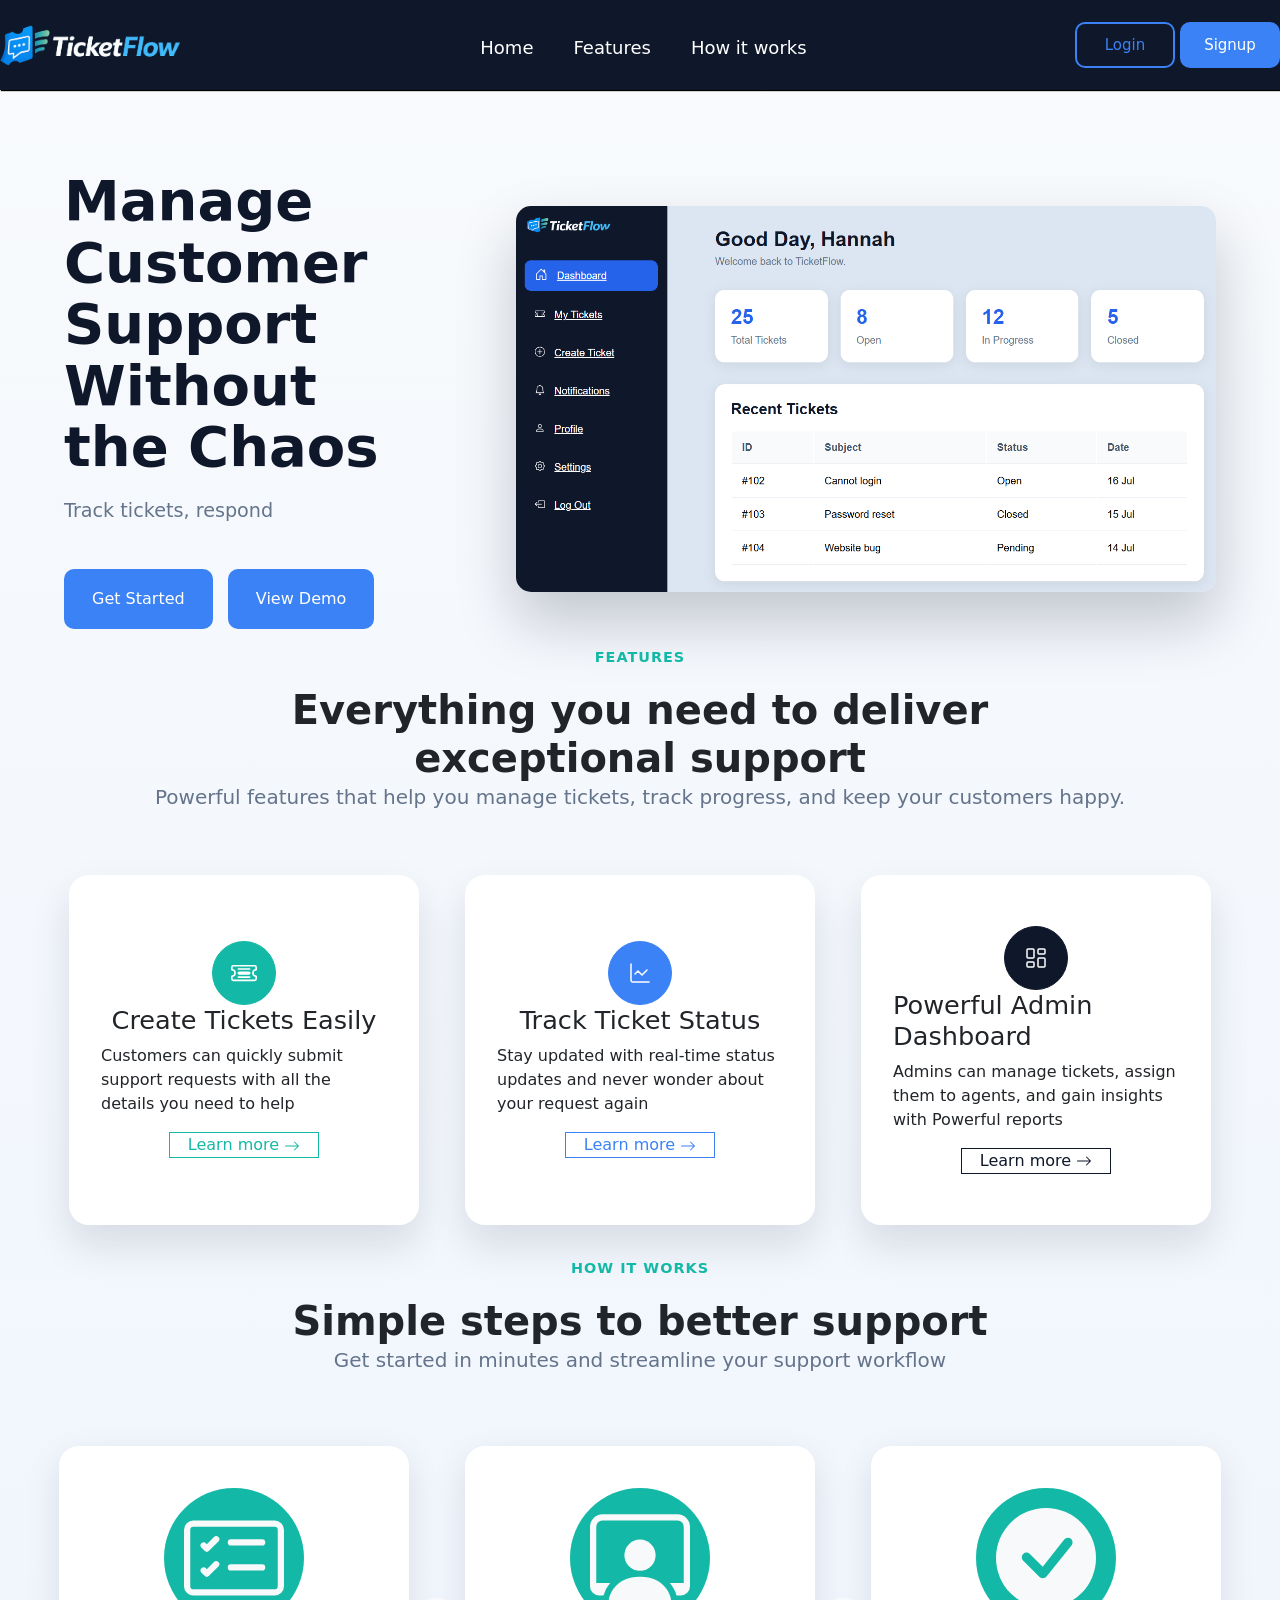
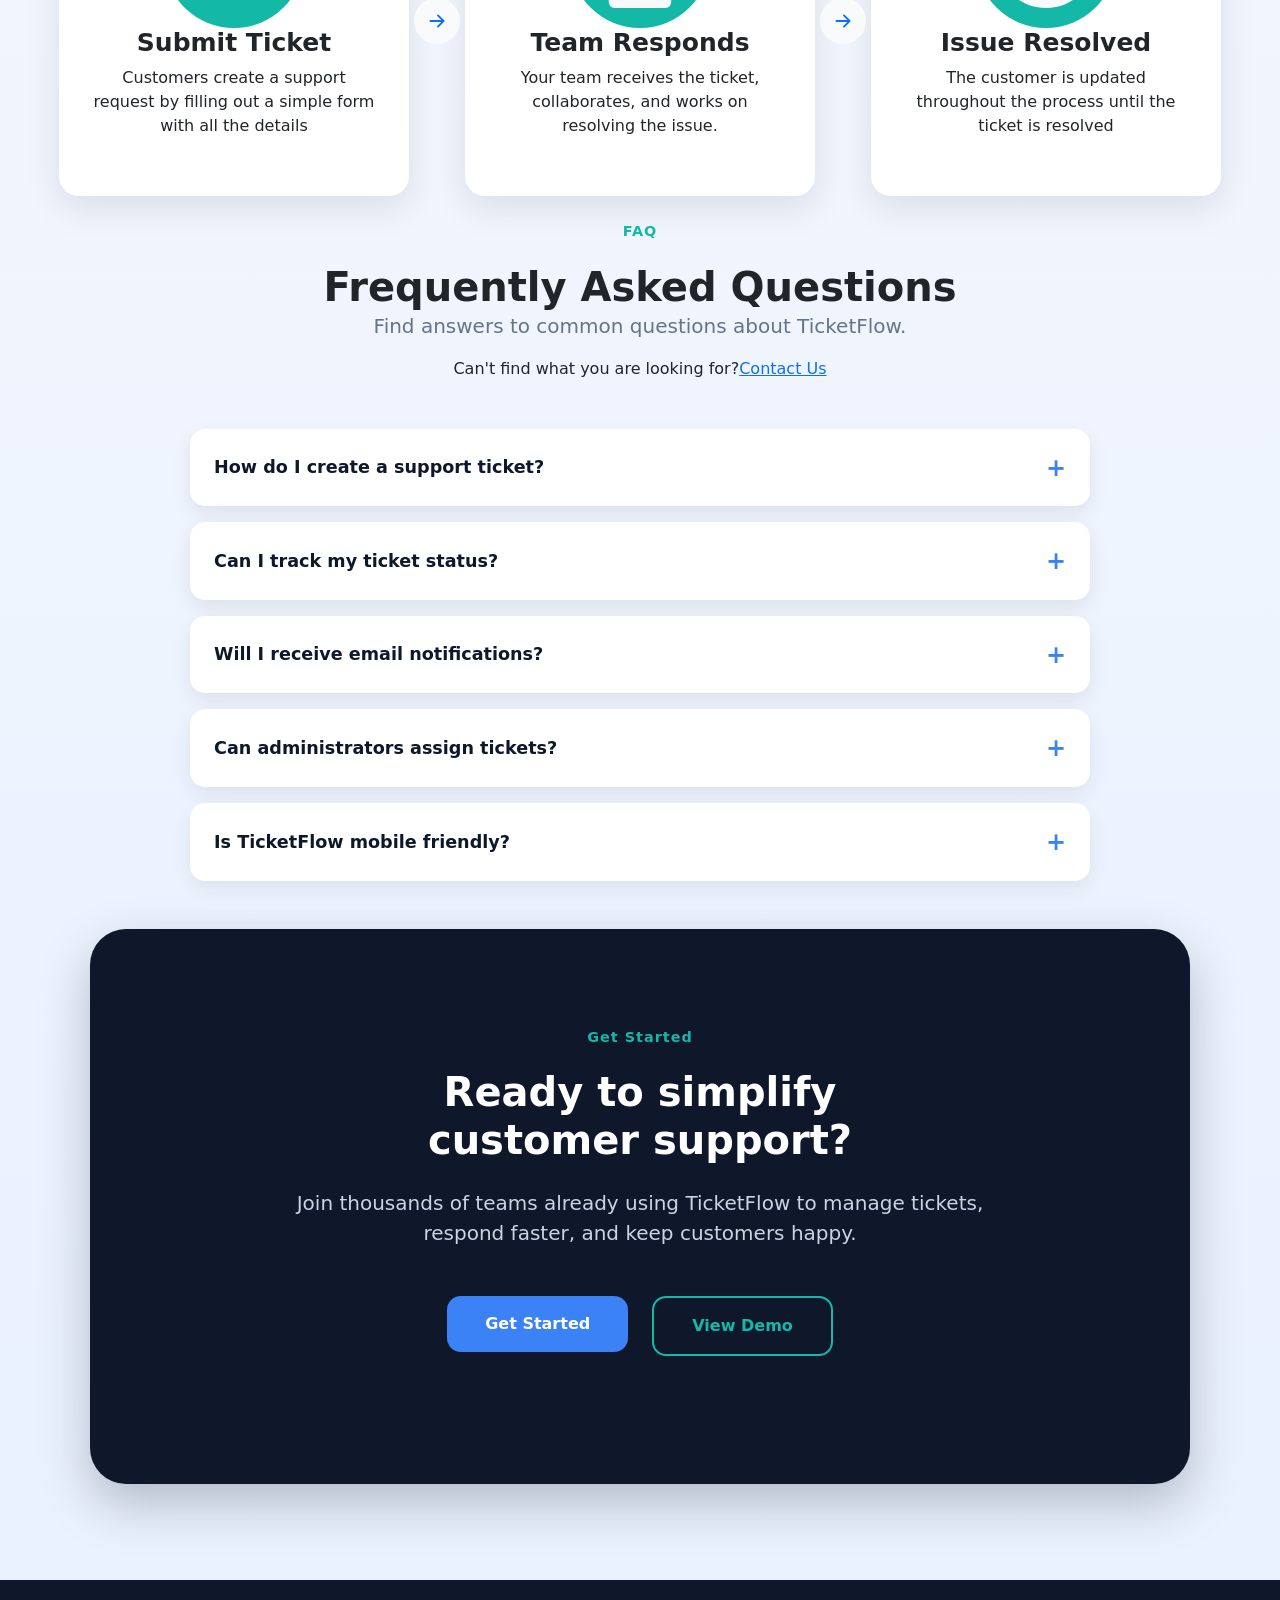
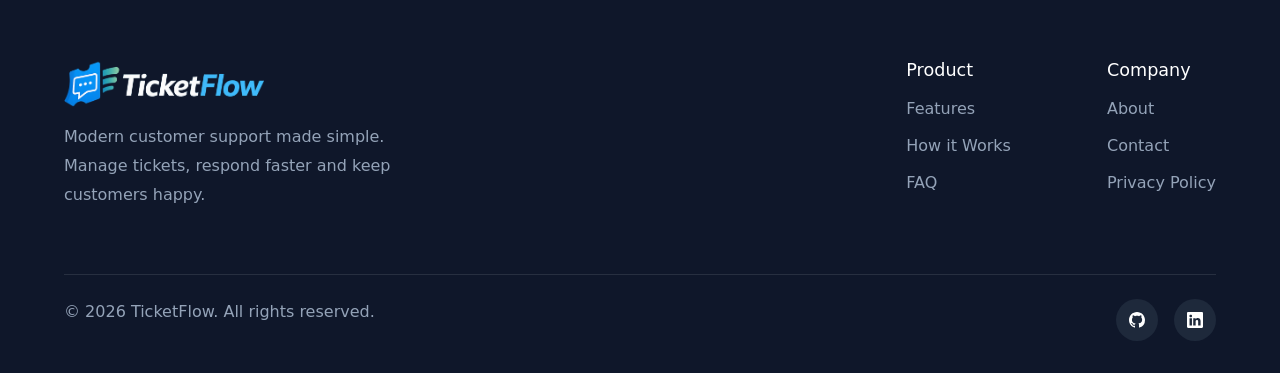
<file: index.html>
<!DOCTYPE html>
<html lang="en">
<head>
    <meta charset="UTF-8">
    <meta name="viewport" content="width=device-width, initial-scale=1.0">
    <link rel="stylesheet" href="style.css">
    <link rel="preconnect" href="https://fonts.googleapis.com">
    <link rel="preconnect" href="https://fonts.gstatic.com" crossorigin>
    <link href="https://fonts.googleapis.com/css2?family=JetBrains+Mono:ital,wght@0,100..800;1,100..800&family=Noto+Rashi+Hebrew&family=Open+Sans:ital,wght@0,300..800;1,300..800&family=Poppins:ital,wght@0,100;0,200;0,300;0,400;0,500;0,600;0,700;0,800;0,900;1,100;1,200;1,300;1,400;1,500;1,600;1,700;1,800;1,900&display=swap" rel="stylesheet">
    <link rel="stylesheet" href="./bootstrap-5.3.0-alpha3-dist/css/bootstrap.min.css">
    <title>Homepage</title>
</head>
<body>
    <nav class="navbar">
        <div class="img">
            <img src="./logo.png" alt="logo" class="logo" width="200">
        </div>
        <div class="nav-container">
            <button class="nav-toggle">
                <span class="bar"></span>
                <span class="bar"></span>
                <span class="bar"></span>
            </button>
            <ul class="nav-links">
                <li><a href="#hero">Home</a></li>
                <li><a href="#features">Features</a></li>
                <li><a href="#how">How it works</a></li>
                
            </ul>
        </div>
        <div class="reg">
            <button class="login"><a href="./login.php">Login</a></button>
            <button class="signup"><a href="./signup.php">Signup</a></button>
        </div>
    </nav>
    <main class="body">
        <section class="hero" id="hero">
            <div class="hero-left">
                <h1>Manage Customer Support Without the Chaos</h1>

                <p id="typing-text"></p>

                <div class="hero-btns">
                    <a href="./login.php"><button class="herobtn">Get Started
                    </button></a>
                    <button class="herobtn">View Demo</button>
                </div>
            </div>
            <div class="hero-right">
                <img src="./dashboard.png" alt="img" class="dash" >
            </div>
        </section>

        <section class="features section" id="features">
            <div class="page-container">
            <header class="section-header">
                <h5 class="section-tag">FEATURES</h5>
                <h3 class="section-title">Everything you need to deliver exceptional support</h3>
                <p class="section-subtitle">Powerful features that help you manage tickets, track progress, and keep your customers happy.</p>
            </header>
            <div class="cards">
                <article class="features-card">
                    <div class="icon-box teal">
                        <svg xmlns="http://www.w3.org/2000/svg" width="26" height="26" fill="currentColor" class="bi bi-ticket-detailed" 
                        viewBox="0 0 16 16">
                        <path d="M4 5.5a.5.5 0 0 1 .5-.5h7a.5.5 0 0 1 0 1h-7a.5.5 0 0 1-.5-.5m0 5a.5.5 0 0 1 .5-.5h7a.5.5 0 0 1 0 1h-7a.5.5 0 0 1-.5-.5M5 7a1 1 0 0 0 0 2h6a1 1 0 1 0 0-2z"/>
                        <path d="M0 4.5A1.5 1.5 0 0 1 1.5 3h13A1.5 1.5 0 0 1 16 4.5V6a.5.5 0 0 1-.5.5 1.5 1.5 0 0 0 0 3 .5.5 0 0 1 .5.5v1.5a1.5 1.5 0 0 1-1.5 1.5h-13A1.5 1.5 0 0 1 0 11.5V10a.5.5 0 0 1 .5-.5 1.5 1.5 0 1 0 0-3A.5.5 0 0 1 0 6zM1.5 4a.5.5 0 0 0-.5.5v1.05a2.5 2.5 0 0 1 0 4.9v1.05a.5.5 0 0 0 .5.5h13a.5.5 0 0 0 .5-.5v-1.05a2.5 2.5 0 0 1 0-4.9V4.5a.5.5 0 0 0-.5-.5z"/>
                        </svg>
                    </div>
                    <h3>Create Tickets Easily</h3>
                    <p>Customers can quickly submit support requests with all the details you need to help</p>
                    <button class="learn-more teal">Learn more <svg xmlns="http://www.w3.org/2000/svg" width="16" height="16" fill="currentColor" class="bi bi-arrow-right" viewBox="0 0 16 16">
                    <path fill-rule="evenodd" d="M1 8a.5.5 0 0 1 .5-.5h11.793l-3.147-3.146a.5.5 0 0 1 .708-.708l4 4a.5.5 0 0 1 0 .708l-4 4a.5.5 0 0 1-.708-.708L13.293 8.5H1.5A.5.5 0 0 1 1 8"/>
                    </svg></button>
                </article>

                <article class="features-card">
                    <div class="icon-box blue">
                        <svg xmlns="http://www.w3.org/2000/svg" width="24" height="24" viewBox="0 0 24 24" fill="none" stroke="#ffff" stroke-width="1.5" stroke-linecap="round" stroke-linejoin="round" class="lucide lucide-chart-line-icon lucide-chart-line"><path d="M3 3v16a2 2 0 0 0 2 2h16"/><path d="m19 9-5 5-4-4-3 3"/></svg>
                    </div>
                    <h3>Track Ticket Status</h3>
                    <p>Stay updated with real-time status updates and never wonder about your request again</p>
                    <button class="learn-more blue">Learn more <svg xmlns="http://www.w3.org/2000/svg" width="16" height="16" fill="currentColor" class="bi bi-arrow-right" viewBox="0 0 16 16">
                    <path fill-rule="evenodd" d="M1 8a.5.5 0 0 1 .5-.5h11.793l-3.147-3.146a.5.5 0 0 1 .708-.708l4 4a.5.5 0 0 1 0 .708l-4 4a.5.5 0 0 1-.708-.708L13.293 8.5H1.5A.5.5 0 0 1 1 8"/>
                    </svg></button>
                </article>

                <article class="features-card">
                    <div class="icon-box dark">
                     <svg xmlns="http://www.w3.org/2000/svg" width="24" height="24" viewBox="0 0 24 24" fill="none" stroke="#ffff" stroke-width="1.5" stroke-linecap="round" stroke-linejoin="round" class="lucide lucide-layout-dashboard-icon lucide-layout-dashboard"><rect width="7" height="9" x="3" y="3" rx="1"/><rect width="7" height="5" x="14" y="3" rx="1"/><rect width="7" height="9" x="14" y="12" rx="1"/><rect width="7" height="5" x="3" y="16" rx="1"/></svg>  
                    </div>
                    <h3>Powerful Admin Dashboard</h3>
                    <p>Admins can manage tickets, assign them to agents, and gain insights with Powerful reports</p>
                    <button class="learn-more dark">Learn more <svg xmlns="http://www.w3.org/2000/svg" width="16" height="16" fill="currentColor" class="bi bi-arrow-right" viewBox="0 0 16 16">
                    <path fill-rule="evenodd" d="M1 8a.5.5 0 0 1 .5-.5h11.793l-3.147-3.146a.5.5 0 0 1 .708-.708l4 4a.5.5 0 0 1 0 .708l-4 4a.5.5 0 0 1-.708-.708L13.293 8.5H1.5A.5.5 0 0 1 1 8"/>
                    </svg></button>
                </article>
            </div>
            </div>
        </section>
        <section class="how section" id="how">
            <div class="page-container">
            <header class="section-header"> 
                <h5 class="section-tag">HOW IT WORKS</h5>
                <h3 class="section-title">Simple steps to better support</h3>
                <p class="section-subtitle">Get started in minutes and streamline your support workflow</p>
            </header>
            <article class="cards">
                <div class="how-card">
                    <div class="sub-ticket">
                        <svg xmlns="http://www.w3.org/2000/svg" width="100" height="100" fill="currentColor" class="bi bi-card-checklist text-light" viewBox="0 0 16 16">
                        <path d="M14.5 3a.5.5 0 0 1 .5.5v9a.5.5 0 0 1-.5.5h-13a.5.5 0 0 1-.5-.5v-9a.5.5 0 0 1 .5-.5zm-13-1A1.5 1.5 0 0 0 0 3.5v9A1.5 1.5 0 0 0 1.5 14h13a1.5 1.5 0 0 0 1.5-1.5v-9A1.5 1.5 0 0 0 14.5 2z"/>
                        <path d="M7 5.5a.5.5 0 0 1 .5-.5h5a.5.5 0 0 1 0 1h-5a.5.5 0 0 1-.5-.5m-1.496-.854a.5.5 0 0 1 0 .708l-1.5 1.5a.5.5 0 0 1-.708 0l-.5-.5a.5.5 0 1 1 .708-.708l.146.147 1.146-1.147a.5.5 0 0 1 .708 0M7 9.5a.5.5 0 0 1 .5-.5h5a.5.5 0 0 1 0 1h-5a.5.5 0 0 1-.5-.5m-1.496-.854a.5.5 0 0 1 0 .708l-1.5 1.5a.5.5 0 0 1-.708 0l-.5-.5a.5.5 0 0 1 .708-.708l.146.147 1.146-1.147a.5.5 0 0 1 .708 0"/>
                        </svg>
                    </div>
                    <div class="step-content">
                        <h4 class="text-dark">Submit Ticket</h4>
                        <p>Customers create a support request by filling out a simple form with all the details</p>
                    </div>                   
                </div>
                <div class="step-arrow">
                    <span class="arrow-circle">
                        <svg xmlns="http://www.w3.org/2000/svg" width="30" height="30" fill="currentColor" class="bi bi-arrow-right-short text-primary" viewBox="0 0 16 16">
                        <path fill-rule="evenodd" d="M4 8a.5.5 0 0 1 .5-.5h5.793L8.146 5.354a.5.5 0 1 1 .708-.708l3 3a.5.5 0 0 1 0 .708l-3 3a.5.5 0 0 1-.708-.708L10.293 8.5H4.5A.5.5 0 0 1 4 8"/>
                        </svg>
                    </span>
                </div>

                <div class="how-card">
                    <div class="sub-ticket">
                        <svg xmlns="http://www.w3.org/2000/svg" width="100" height="100" fill="currentColor" class="bi bi-person-workspace text-light" viewBox="0 0 16 16">
                        <path d="M4 16s-1 0-1-1 1-4 5-4 5 3 5 4-1 1-1 1zm4-5.95a2.5 2.5 0 1 0 0-5 2.5 2.5 0 0 0 0 5"/>
                        <path d="M2 1a2 2 0 0 0-2 2v9.5A1.5 1.5 0 0 0 1.5 14h.653a5.4 5.4 0 0 1 1.066-2H1V3a1 1 0 0 1 1-1h12a1 1 0 0 1 1 1v9h-2.219c.554.654.89 1.373 1.066 2h.653a1.5 1.5 0 0 0 1.5-1.5V3a2 2 0 0 0-2-2z"/>
                        </svg>
                    </div>
                    <div class="step-content">
                        <h4 class="text-dark">Team Responds</h4>
                        <p>Your team receives the ticket, collaborates, and works on resolving the issue.</p>
                    </div>                   
                </div>
                <div class="step-arrow">
                    <span class="arrow-circle">
                        <svg xmlns="http://www.w3.org/2000/svg" width="30" height="30" fill="currentColor" class="bi bi-arrow-right-short text-primary" viewBox="0 0 16 16">
                        <path fill-rule="evenodd" d="M4 8a.5.5 0 0 1 .5-.5h5.793L8.146 5.354a.5.5 0 1 1 .708-.708l3 3a.5.5 0 0 1 0 .708l-3 3a.5.5 0 0 1-.708-.708L10.293 8.5H4.5A.5.5 0 0 1 4 8"/>
                        </svg>
                    </span>
                </div>
                <div class="how-card">
                    <div class="sub-ticket">
                        <svg xmlns="http://www.w3.org/2000/svg" width="100" height="100" fill="currentColor" class="bi bi-check-circle-fill text-light" viewBox="0 0 16 16">
                        <path d="M16 8A8 8 0 1 1 0 8a8 8 0 0 1 16 0m-3.97-3.03a.75.75 0 0 0-1.08.022L7.477 9.417 5.384 7.323a.75.75 0 0 0-1.06 1.06L6.97 11.03a.75.75 0 0 0 1.079-.02l3.992-4.99a.75.75 0 0 0-.01-1.05z"/>
                        </svg>
                    </div>
                    <div class="step-content">
                        <h4 class="text-dark">Issue Resolved</h4>
                        <p>The customer is updated throughout the process until the ticket is resolved </p>
                    </div>           
            </article>
            </div>
        </section>
        <section class="faq-section section" id="faq">
            <div class="container">
            <div class="section-header">
                <p class="section-tag">FAQ</p>

                <h3 class="section-title">Frequently Asked Questions</h3>

                <p class="section-subtitle">
                    Find answers to common questions about TicketFlow.
                </p>
                <p class="faq-contact">Can't find what you are looking for?<span><a href="">Contact Us</a></span></p>
            </div>
            <div class="faq-container">

            <div class="faq-item ">
                <button class="faq-question">
                    How do I create a support ticket?
                    <span class="icon">+</span>
                </button>

                <div class="faq-answer">
                    <p>
                        Simply click "Create Ticket", fill in the required details,
                        and submit your request. Our team will begin reviewing it immediately.
                    </p>
                </div>
            </div>

            <div class="faq-item">
                <button class="faq-question">
                    Can I track my ticket status?
                    <span class="icon">+</span>
                </button>

                <div class="faq-answer">
                    <p>
                        Yes. Every ticket has a status that updates in real time.
                    </p>
                </div>
            </div>

            <div class="faq-item">
                <button class="faq-question">
                    Will I receive email notifications?
                    <span class="icon">+</span>
                </button>

                <div class="faq-answer">
                    <p>
                        Yes. You'll receive notifications whenever your ticket status changes.
                    </p>
                </div>
                </div>

                <div class="faq-item">
                    <button class="faq-question">
                        Can administrators assign tickets?
                        <span class="icon">+</span>
                    </button>

                    <div class="faq-answer">
                        <p>
                            Administrators can assign tickets to agents and monitor progress.
                        </p>
                    </div>
                </div>

                <div class="faq-item">
                    <button class="faq-question">
                        Is TicketFlow mobile friendly?
                        <span class="icon">+</span>
                    </button>

                    <div class="faq-answer">
                        <p>
                            Yes. TicketFlow works well on desktops, tablets, and smartphones.
                        </p>
                    </div>
                </div>

            </div>
            </div>
        </section>
        
        <section class="cta">
            <div class="container">
            <div class="cta-content">            
                <p class="section-tag">Get Started</p>

                <h2 class="section-title">
                    Ready to simplify <br>
                    customer support?
                </h2>

                <p class="section-subtitle">
                    Join thousands of teams already using TicketFlow to manage tickets,
                    respond faster, and keep customers happy.
                </p>

                <div class="cta-buttons">
                    <a href="./login.php">
                    <button class="cta-btn primary">
                        Get Started 
                    </button>
                    </a>

                    <button class="cta-btn secondary">
                        View Demo 
                    </button>
                </div>
            </div>
            </div>
        </section>
        <footer class="footer">
            <div class="page-container">
            <div class="footer-container">

                <div class="footer-brand">
                    <img src="./logo.png" alt="TicketFlow Logo" class="footer-logo">

                    <p>
                        Modern customer support made simple.
                        Manage tickets, respond faster and keep customers happy.
                    </p>
                </div>

                <div class="footer-links">

                    <div>
                        <h4>Product</h4>

                        <a href="#features">Features</a>
                        <a href="#how">How it Works</a>
                        <a href="#faq">FAQ</a>
                    </div>

                    <div>
                        <h4>Company</h4>

                        <a href="#">About</a>
                        <a href="#">Contact</a>
                        <a href="#">Privacy Policy</a>
                    </div>

                </div>

            </div>

            <div class="footer-bottom">

                <p>© 2026 TicketFlow. All rights reserved.</p>

                <div class="socials">

                    <a href="#">
                        <!-- Github -->
                        <svg xmlns="http://www.w3.org/2000/svg" width="16" height="16" fill="currentColor" class="bi bi-github" viewBox="0 0 16 16">
                        <path d="M8 0C3.58 0 0 3.58 0 8c0 3.54 2.29 6.53 5.47 7.59.4.07.55-.17.55-.38 0-.19-.01-.82-.01-1.49-2.01.37-2.53-.49-2.69-.94-.09-.23-.48-.94-.82-1.13-.28-.15-.68-.52-.01-.53.63-.01 1.08.58 1.23.82.72 1.21 1.87.87 2.33.66.07-.52.28-.87.51-1.07-1.78-.2-3.64-.89-3.64-3.95 0-.87.31-1.59.82-2.15-.08-.2-.36-1.02.08-2.12 0 0 .67-.21 2.2.82.64-.18 1.32-.27 2-.27s1.36.09 2 .27c1.53-1.04 2.2-.82 2.2-.82.44 1.1.16 1.92.08 2.12.51.56.82 1.27.82 2.15 0 3.07-1.87 3.75-3.65 3.95.29.25.54.73.54 1.48 0 1.07-.01 1.93-.01 2.2 0 .21.15.46.55.38A8.01 8.01 0 0 0 16 8c0-4.42-3.58-8-8-8"/>
                        </svg>
                    </a>

                    <a href="#">
                        <!-- LinkedIn -->
                        <svg xmlns="http://www.w3.org/2000/svg" width="16" height="16" fill="currentColor" class="bi bi-linkedin" viewBox="0 0 16 16">
                        <path d="M0 1.146C0 .513.526 0 1.175 0h13.65C15.474 0 16 .513 16 1.146v13.708c0 .633-.526 1.146-1.175 1.146H1.175C.526 16 0 15.487 0 14.854zm4.943 12.248V6.169H2.542v7.225zm-1.2-8.212c.837 0 1.358-.554 1.358-1.248-.015-.709-.52-1.248-1.342-1.248S2.4 3.226 2.4 3.934c0 .694.521 1.248 1.327 1.248zm4.908 8.212V9.359c0-.216.016-.432.08-.586.173-.431.568-.878 1.232-.878.869 0 1.216.662 1.216 1.634v3.865h2.401V9.25c0-2.22-1.184-3.252-2.764-3.252-1.274 0-1.845.7-2.165 1.193v.025h-.016l.016-.025V6.169h-2.4c.03.678 0 7.225 0 7.225z"/>
                        </svg>
                    </a>

                </div>

            </div>
            </div>
        </footer>

    </main>
</body>
<script>
    let navToggle = document.querySelector('.nav-toggle')
    let navLinks = document.querySelector('.nav-links')
    let reg = document.querySelector('.reg')
    let links = document.querySelectorAll(".nav-links a");
    navToggle.addEventListener('click', () =>{
        navToggle.classList.toggle('active');
        navLinks.classList.toggle('active');
        reg.classList.toggle('active');
        document.body.classList.toggle("no-scroll");
    })
    links.forEach(link => {
    link.addEventListener("click", () => {

        navToggle.classList.remove("active");
        navLinks.classList.remove("active");
        reg.classList.remove("active");
        document.body.classList.remove("no-scroll");

    });
    });
    //typing effect 
    const text = "Track tickets, respond faster and keep customers happy.";
    const target = document.getElementById("typing-text");

    let index = 0;
    let started = false;

    function typeText() {
    if (index < text.length) {
        target.innerHTML += text.charAt(index);
        index++;
        setTimeout(typeText, 80);     
    }
    }
    typeText();

    const faqs = document.querySelectorAll(".faq-item");

    faqs.forEach(item => {

        const question = item.querySelector(".faq-question");

        question.addEventListener("click", () => {

            faqs.forEach(faq => {
                if(faq !== item){
                    faq.classList.remove("active");
                }
            });

            item.classList.toggle("active");

        });

    });


   
</script>
</html>
</file>
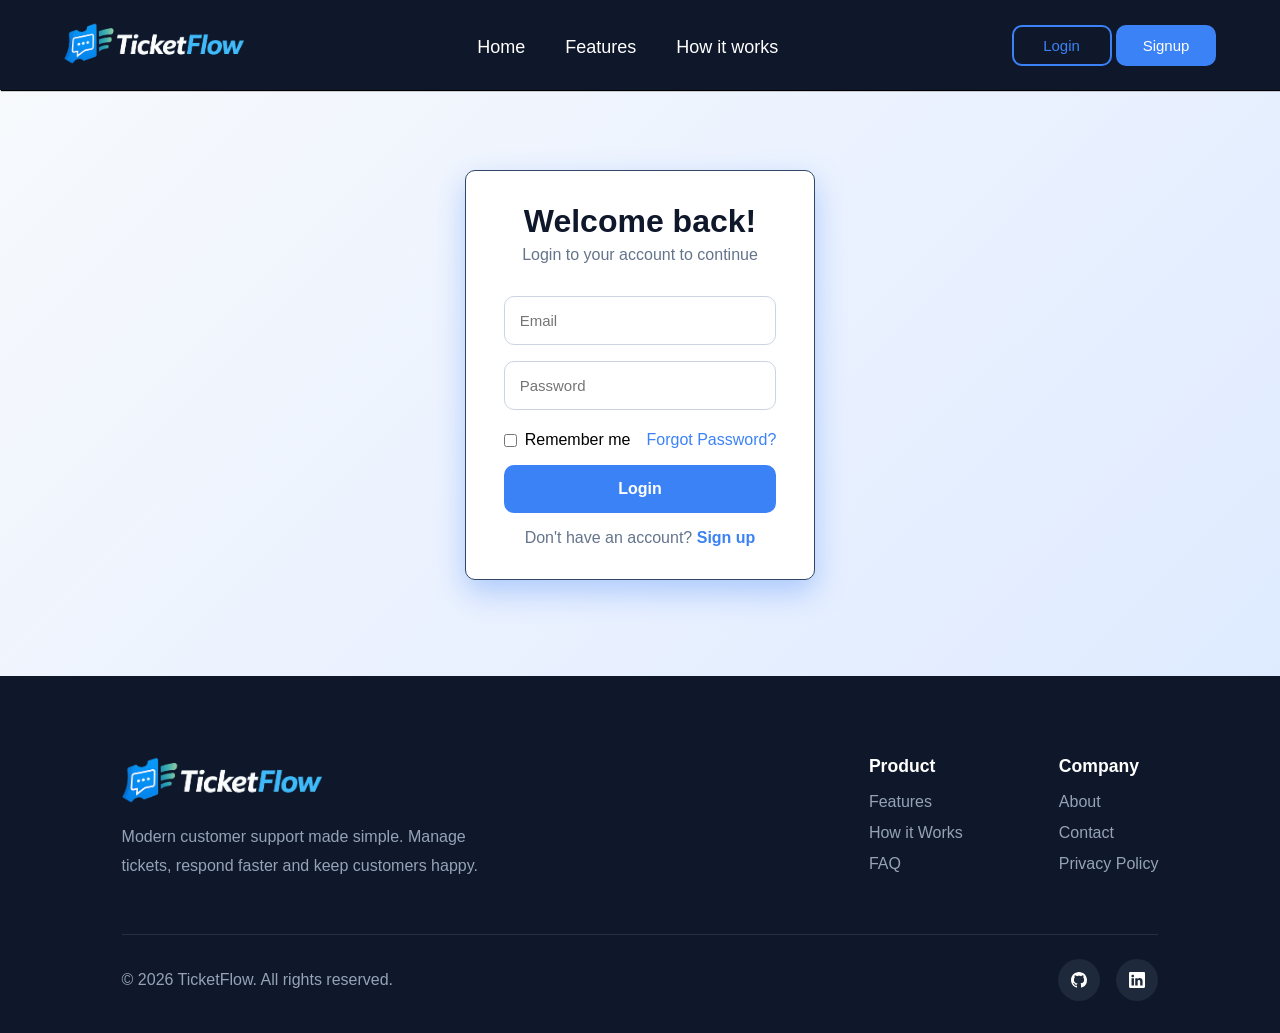
<file: login.html>
<!DOCTYPE html>
<html lang="en">
<head>
    <meta charset="UTF-8">
    <meta name="viewport" content="width=device-width, initial-scale=1.0">
    <link rel="stylesheet" href="./login.css">
    <title>Login</title>
</head>
<body>
     <nav class="navbar">
        <div class="img">
            <img src="./logo.png" alt="logo" class="logo" width="200">
        </div>
        <div class="nav-container">
            <button class="nav-toggle">
                <span class="bar"></span>
                <span class="bar"></span>
                <span class="bar"></span>
            </button>
            <ul class="nav-links">
                <li><a href="./index.html">Home</a></li>
                <li><a href="./index.html#features">Features</a></li>
                <li><a href="./index.html#how">How it works</a></li>
                
            </ul>
        </div>
        <div class="reg">
            <button class="login"><a href="./login.html">Login</a></button>
            <button class="signup"><a href="./signup.html">Signup</a></button>
        </div>
    </nav>

    <section class="card">
        <div class="text">
            <h2 class="wlc">Welcome back!</h2>
            <p>Login to your account to continue</p>
        </div>
        <form action="./login.php" method="POST" class="form">
            <input type="email" name="email" placeholder="Email" required>
            <input type="password" name="password" placeholder="Password" required>
            <div class="remember-row">
            <div class="remember">

                <input type="checkbox" id="remember">

                <label for="remember">Remember me</label>

            </div>
            <a href="" class="forgot">Forgot Password?</a>
            </div>
            
            <button type="submit" href="./user_dash.html">Login</button>
            <p>Don't have an account? <a href="./signup.html">Sign up</a></p>
        </form>
    </section>


     <footer class="footer">
            <div class="container">
            <div class="footer-container">

                <div class="footer-brand">
                    <img src="./logo.png" alt="TicketFlow Logo" class="footer-logo">

                    <p>
                        Modern customer support made simple.
                        Manage tickets, respond faster and keep customers happy.
                    </p>
                </div>

                <div class="footer-links">

                    <div>
                        <h4>Product</h4>

                        <a href="#features">Features</a>
                        <a href="#how">How it Works</a>
                        <a href="#faq">FAQ</a>
                    </div>
                    <div>
                        <h4>Company</h4>

                        <a href="#">About</a>
                        <a href="#">Contact</a>
                        <a href="#">Privacy Policy</a>
                    </div>

                </div>

            </div>

            <div class="footer-bottom">

                <p>© 2026 TicketFlow. All rights reserved.</p>

                <div class="socials">

                    <a href="#">
                        <!-- Github -->
                        <svg xmlns="http://www.w3.org/2000/svg" width="16" height="16" fill="currentColor" class="bi bi-github" viewBox="0 0 16 16">
                        <path d="M8 0C3.58 0 0 3.58 0 8c0 3.54 2.29 6.53 5.47 7.59.4.07.55-.17.55-.38 0-.19-.01-.82-.01-1.49-2.01.37-2.53-.49-2.69-.94-.09-.23-.48-.94-.82-1.13-.28-.15-.68-.52-.01-.53.63-.01 1.08.58 1.23.82.72 1.21 1.87.87 2.33.66.07-.52.28-.87.51-1.07-1.78-.2-3.64-.89-3.64-3.95 0-.87.31-1.59.82-2.15-.08-.2-.36-1.02.08-2.12 0 0 .67-.21 2.2.82.64-.18 1.32-.27 2-.27s1.36.09 2 .27c1.53-1.04 2.2-.82 2.2-.82.44 1.1.16 1.92.08 2.12.51.56.82 1.27.82 2.15 0 3.07-1.87 3.75-3.65 3.95.29.25.54.73.54 1.48 0 1.07-.01 1.93-.01 2.2 0 .21.15.46.55.38A8.01 8.01 0 0 0 16 8c0-4.42-3.58-8-8-8"/>
                        </svg>
                    </a>

                    <a href="#">
                        <!-- LinkedIn -->
                        <svg xmlns="http://www.w3.org/2000/svg" width="16" height="16" fill="currentColor" class="bi bi-linkedin" viewBox="0 0 16 16">
                        <path d="M0 1.146C0 .513.526 0 1.175 0h13.65C15.474 0 16 .513 16 1.146v13.708c0 .633-.526 1.146-1.175 1.146H1.175C.526 16 0 15.487 0 14.854zm4.943 12.248V6.169H2.542v7.225zm-1.2-8.212c.837 0 1.358-.554 1.358-1.248-.015-.709-.52-1.248-1.342-1.248S2.4 3.226 2.4 3.934c0 .694.521 1.248 1.327 1.248zm4.908 8.212V9.359c0-.216.016-.432.08-.586.173-.431.568-.878 1.232-.878.869 0 1.216.662 1.216 1.634v3.865h2.401V9.25c0-2.22-1.184-3.252-2.764-3.252-1.274 0-1.845.7-2.165 1.193v.025h-.016l.016-.025V6.169h-2.4c.03.678 0 7.225 0 7.225z"/>
                        </svg>
                    </a>

                </div>

            </div>
            </div>
        </footer>
</body>
<script>
    let navToggle = document.querySelector('.nav-toggle')
    let navLinks = document.querySelector('.nav-links')
    let reg = document.querySelector('.reg')
    let links = document.querySelectorAll(".nav-links a");
    navToggle.addEventListener('click', () =>{
        navToggle.classList.toggle('active');
        navLinks.classList.toggle('active');
        reg.classList.toggle('active');
        document.body.classList.toggle("no-scroll");
    })
    links.forEach(link => {
    link.addEventListener("click", () => {

        navToggle.classList.remove("active");
        navLinks.classList.remove("active");
        reg.classList.remove("active");
        document.body.classList.remove("no-scroll");

    });
    });
</script>
</html>
</file>
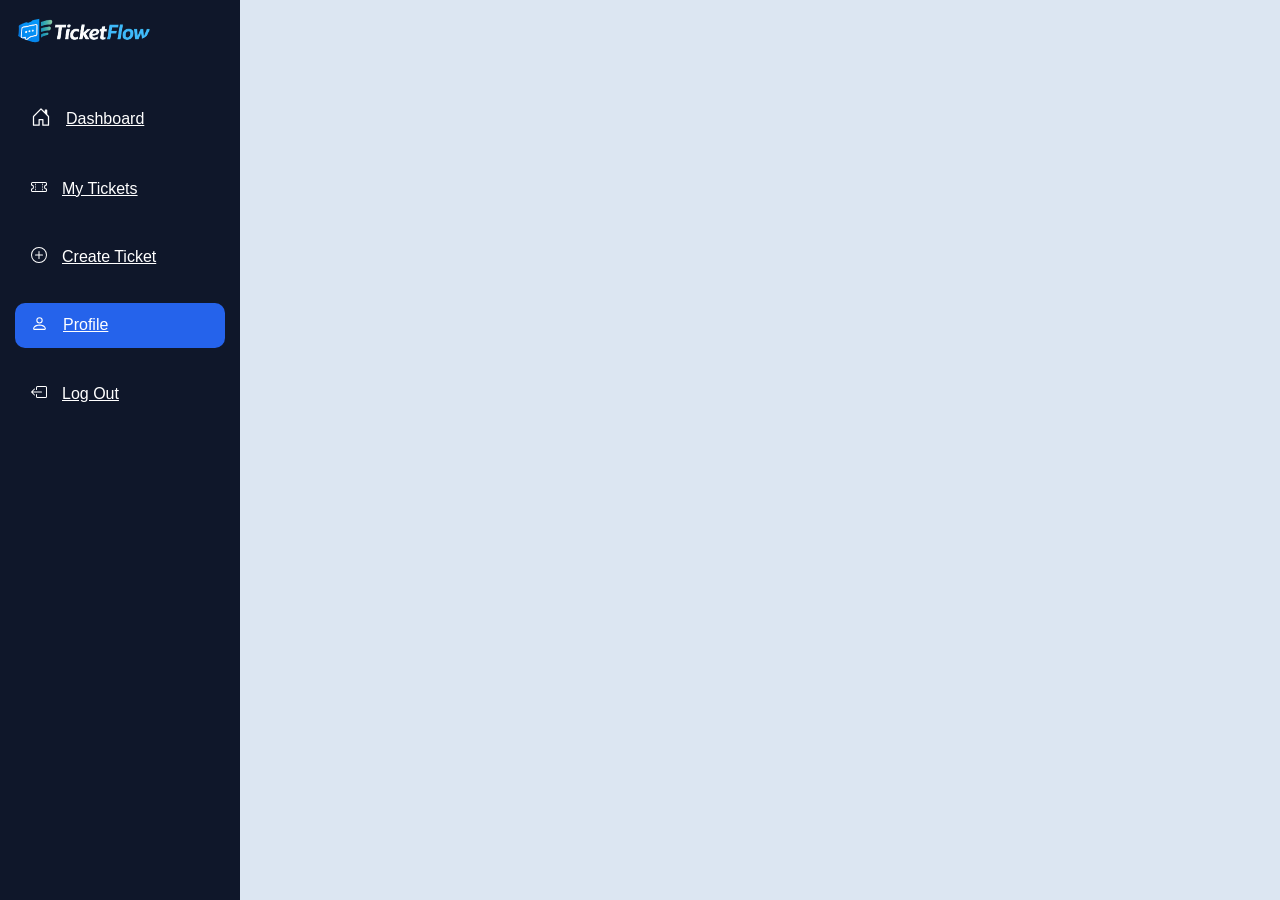
<file: profile.html>
<!DOCTYPE html>
<html lang="en">
<head>
    <meta charset="UTF-8">
    <meta name="viewport" content="width=device-width, initial-scale=1.0">
    <title>Create Ticket</title>
    <link rel="stylesheet" href="./profile.css">
</head>
<body>
    <section class="wrapper">
        <button class="navbar-toggle">
            <span class="bar"></span>
            <span class="bar"></span>
            <span class="bar"></span>
        </button>
        <nav class="sidenav">
            <div class="image">
                <img src="./logo.png" alt="logo" class="logo">
            </div>
            <ul>
                <li><a href="./user_dash.php" > <span><svg xmlns="http://www.w3.org/2000/svg" width="20" height="20" fill="currentColor" class="bi bi-house-door" viewBox="0 0 16 16">
                <path d="M8.354 1.146a.5.5 0 0 0-.708 0l-6 6A.5.5 0 0 0 1.5 7.5v7a.5.5 0 0 0 .5.5h4.5a.5.5 0 0 0 .5-.5v-4h2v4a.5.5 0 0 0 .5.5H14a.5.5 0 0 0 .5-.5v-7a.5.5 0 0 0-.146-.354L13 5.793V2.5a.5.5 0 0 0-.5-.5h-1a.5.5 0 0 0-.5.5v1.293zM2.5 14V7.707l5.5-5.5 5.5 5.5V14H10v-4a.5.5 0 0 0-.5-.5h-3a.5.5 0 0 0-.5.5v4z"/>  </svg></span>Dashboard</a></li>

                <li><a href="./myticket.php" > <span><svg xmlns="http://www.w3.org/2000/svg" width="16" height="16" fill="currentColor" class="bi bi-ticket-perforated" viewBox="0 0 16 16">
                <path d="M4 4.85v.9h1v-.9zm7 0v.9h1v-.9zm-7 1.8v.9h1v-.9zm7 0v.9h1v-.9zm-7 1.8v.9h1v-.9zm7 0v.9h1v-.9zm-7 1.8v.9h1v-.9zm7 0v.9h1v-.9z"/>
                <path d="M1.5 3A1.5 1.5 0 0 0 0 4.5V6a.5.5 0 0 0 .5.5 1.5 1.5 0 1 1 0 3 .5.5 0 0 0-.5.5v1.5A1.5 1.5 0 0 0 1.5 13h13a1.5 1.5 0 0 0 1.5-1.5V10a.5.5 0 0 0-.5-.5 1.5 1.5 0 0 1 0-3A.5.5 0 0 0 16 6V4.5A1.5 1.5 0 0 0 14.5 3zM1 4.5a.5.5 0 0 1 .5-.5h13a.5.5 0 0 1 .5.5v1.05a2.5 2.5 0 0 0 0 4.9v1.05a.5.5 0 0 1-.5.5h-13a.5.5 0 0 1-.5-.5v-1.05a2.5 2.5 0 0 0 0-4.9z"/>
                </svg></span>My Tickets</a></li>

                <li><a href="./create-tickect.html" ><span> <svg xmlns="http://www.w3.org/2000/svg" width="16" height="16" fill="currentColor" class="bi bi-plus-circle" viewBox="0 0 16 16">
                <path d="M8 15A7 7 0 1 1 8 1a7 7 0 0 1 0 14m0 1A8 8 0 1 0 8 0a8 8 0 0 0 0 16"/> <path d="M8 4a.5.5 0 0 1 .5.5v3h3a.5.5 0 0 1 0 1h-3v3a.5.5 0 0 1-1 0v-3h-3a.5.5 0 0 1 0-1h3v-3A.5.5 0 0 1 8 4"/>
                </svg></span>Create Ticket</a></li>

               <li><a href="./profile.html" class="active"> <span><svg xmlns="http://www.w3.org/2000/svg" width="17" height="17" fill="currentColor" class="bi bi-person" viewBox="0 0 16 16">
                <path d="M8 8a3 3 0 1 0 0-6 3 3 0 0 0 0 6m2-3a2 2 0 1 1-4 0 2 2 0 0 1 4 0m4 8c0 1-1 1-1 1H3s-1 0-1-1 1-4 6-4 6 3 6 4m-1-.004c-.001-.246-.154-.986-.832-1.664C11.516 10.68 10.289 10 8 10s-3.516.68-4.168 1.332c-.678.678-.83 1.418-.832 1.664z"/>
                </svg></span>Profile</a></li>

              <li><a href="./index.html"> <span><svg xmlns="http://www.w3.org/2000/svg" width="16" height="16" fill="currentColor" class="bi bi-box-arrow-left" viewBox="0 0 16 16">
                <path fill-rule="evenodd" d="M6 12.5a.5.5 0 0 0 .5.5h8a.5.5 0 0 0 .5-.5v-9a.5.5 0 0 0-.5-.5h-8a.5.5 0 0 0-.5.5v2a.5.5 0 0 1-1 0v-2A1.5 1.5 0 0 1 6.5 2h8A1.5 1.5 0 0 1 16 3.5v9a1.5 1.5 0 0 1-1.5 1.5h-8A1.5 1.5 0 0 1 5 12.5v-2a.5.5 0 0 1 1 0z"/>
                <path fill-rule="evenodd" d="M.146 8.354a.5.5 0 0 1 0-.708l3-3a.5.5 0 1 1 .708.708L1.707 7.5H10.5a.5.5 0 0 1 0 1H1.707l2.147 2.146a.5.5 0 0 1-.708.708z"/>
                </svg></span>Log Out</a></li>
            </ul>
            
        </nav>
        <main class="profile">
            
        </main>
    </section>
            

</body>
<script>
    let togglebutton = document.querySelector(".navbar-toggle");
    let navmenu = document.querySelector(".sidenav");
    togglebutton.addEventListener("click", () =>{
        togglebutton.classList.toggle("active");
        navmenu.classList.toggle("active");
    })
    let navlinks = document.querySelectorAll(".sidenav ul li a");
        navlinks.forEach(link => {
            link.addEventListener("click", () => {
                togglebutton.classList.remove("active");
                navmenu.classList.remove("active");
            });
    });
</script>
</html>
</file>
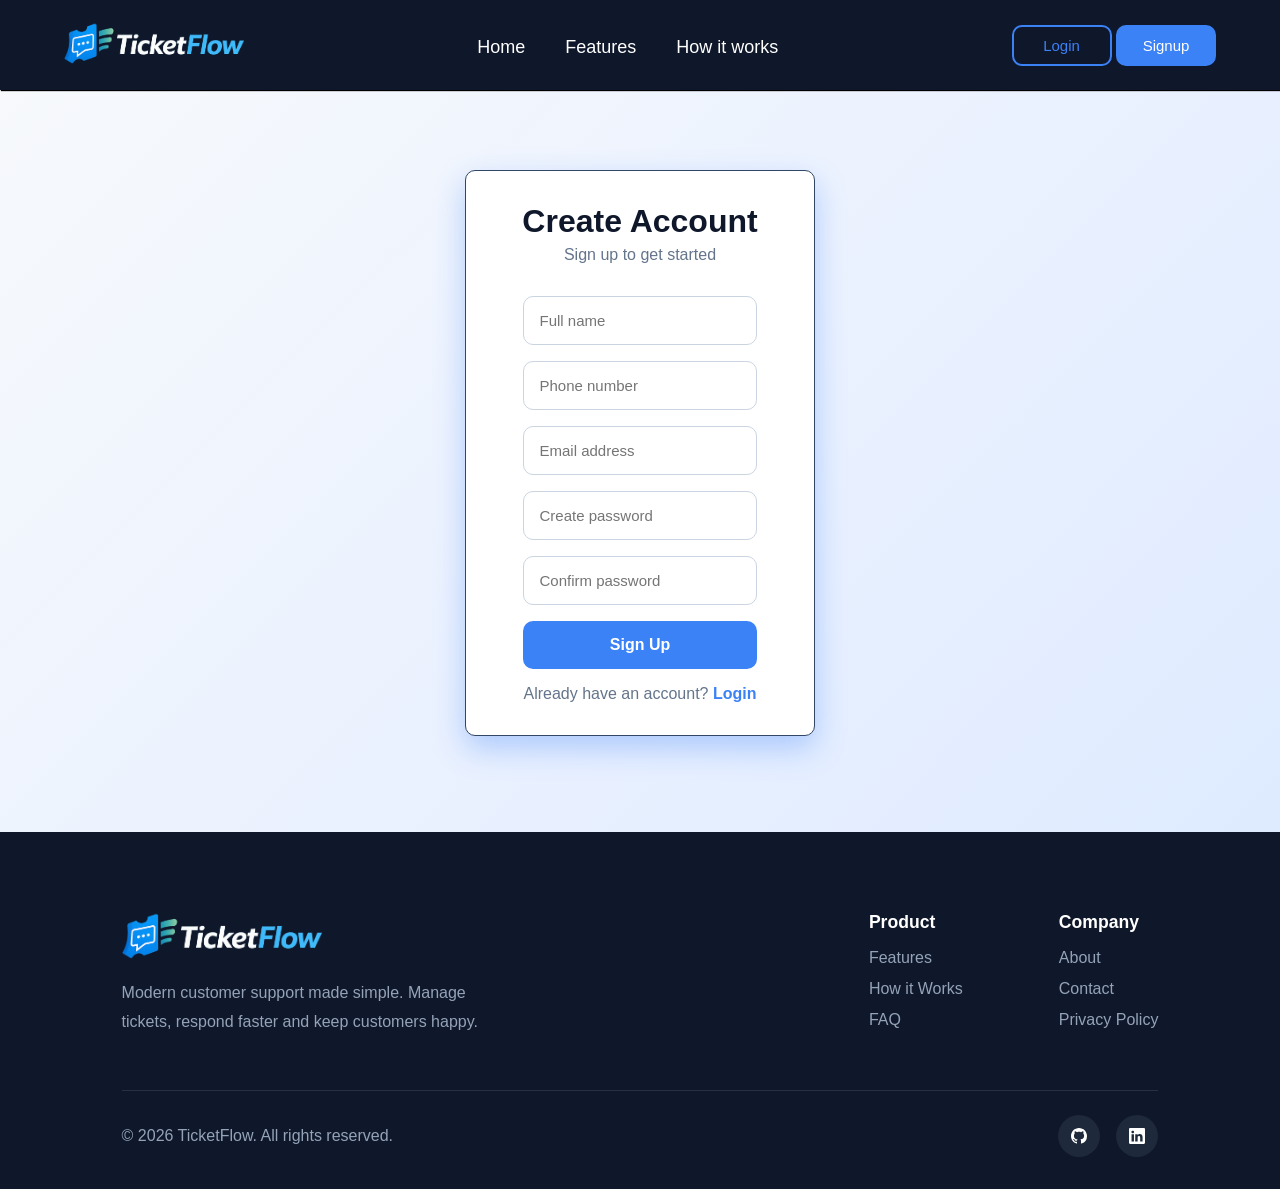
<file: signup.html>
<!DOCTYPE html>
<html lang="en">
<head>
    <meta charset="UTF-8">
    <meta name="viewport" content="width=device-width, initial-scale=1.0">
    <link rel="stylesheet" href="./login.css">
    <title>Login</title>
</head>
<body>
     <nav class="navbar">
        <div class="img">
            <img src="./logo.png" alt="logo" class="logo" width="200">
        </div>
        <div class="nav-container">
            <button class="nav-toggle">
                <span class="bar"></span>
                <span class="bar"></span>
                <span class="bar"></span>
            </button>
            <ul class="nav-links">
                <li><a href="./index.html">Home</a></li>
                <li><a href="./index.html#features">Features</a></li>
                <li><a href="./index.html#how">How it works</a></li>
                
            </ul>
        </div>
        <div class="reg">
            <button class="login"><a href="./login.html">Login</a></button>
            <button class="signup"><a href="./signup.html">Signup</a></button>
        </div>
    </nav>

    <section class="card">
        <div class="text">
            <h2 class="wlc">Create Account</h2>
            <p>Sign up to get started</p>
        </div>
        <form action="./login.php" method="POST" class="form">
            <input type="text"name="name" placeholder="Full name"required>
            <input type="tel"name="name" placeholder="Phone number"required>
            <input type="email" name="email" placeholder="Email address" required>
            <input type="password" name="password" placeholder="Create password" required>
            <input type="password" name="confirm_password" placeholder="Confirm password" required>
            
            <button type="submit">Sign Up </button>
            <p>Already have an account? <a href="./login.html">Login</a></p>
        </form>
    </section>


     <footer class="footer">
            <div class="container">
            <div class="footer-container">

                <div class="footer-brand">
                    <img src="./logo.png" alt="TicketFlow Logo" class="footer-logo">

                    <p>
                        Modern customer support made simple.
                        Manage tickets, respond faster and keep customers happy.
                    </p>
                </div>

                <div class="footer-links">

                    <div>
                        <h4>Product</h4>

                        <a href="#features">Features</a>
                        <a href="#how">How it Works</a>
                        <a href="#faq">FAQ</a>
                    </div>

                    <div>
                        <h4>Company</h4>

                        <a href="#">About</a>
                        <a href="#">Contact</a>
                        <a href="#">Privacy Policy</a>
                    </div>

                </div>

            </div>

            <div class="footer-bottom">

                <p>© 2026 TicketFlow. All rights reserved.</p>

                <div class="socials">

                    <a href="#">
                        <!-- Github -->
                        <svg xmlns="http://www.w3.org/2000/svg" width="16" height="16" fill="currentColor" class="bi bi-github" viewBox="0 0 16 16">
                        <path d="M8 0C3.58 0 0 3.58 0 8c0 3.54 2.29 6.53 5.47 7.59.4.07.55-.17.55-.38 0-.19-.01-.82-.01-1.49-2.01.37-2.53-.49-2.69-.94-.09-.23-.48-.94-.82-1.13-.28-.15-.68-.52-.01-.53.63-.01 1.08.58 1.23.82.72 1.21 1.87.87 2.33.66.07-.52.28-.87.51-1.07-1.78-.2-3.64-.89-3.64-3.95 0-.87.31-1.59.82-2.15-.08-.2-.36-1.02.08-2.12 0 0 .67-.21 2.2.82.64-.18 1.32-.27 2-.27s1.36.09 2 .27c1.53-1.04 2.2-.82 2.2-.82.44 1.1.16 1.92.08 2.12.51.56.82 1.27.82 2.15 0 3.07-1.87 3.75-3.65 3.95.29.25.54.73.54 1.48 0 1.07-.01 1.93-.01 2.2 0 .21.15.46.55.38A8.01 8.01 0 0 0 16 8c0-4.42-3.58-8-8-8"/>
                        </svg>
                    </a>

                    <a href="#">
                        <!-- LinkedIn -->
                        <svg xmlns="http://www.w3.org/2000/svg" width="16" height="16" fill="currentColor" class="bi bi-linkedin" viewBox="0 0 16 16">
                        <path d="M0 1.146C0 .513.526 0 1.175 0h13.65C15.474 0 16 .513 16 1.146v13.708c0 .633-.526 1.146-1.175 1.146H1.175C.526 16 0 15.487 0 14.854zm4.943 12.248V6.169H2.542v7.225zm-1.2-8.212c.837 0 1.358-.554 1.358-1.248-.015-.709-.52-1.248-1.342-1.248S2.4 3.226 2.4 3.934c0 .694.521 1.248 1.327 1.248zm4.908 8.212V9.359c0-.216.016-.432.08-.586.173-.431.568-.878 1.232-.878.869 0 1.216.662 1.216 1.634v3.865h2.401V9.25c0-2.22-1.184-3.252-2.764-3.252-1.274 0-1.845.7-2.165 1.193v.025h-.016l.016-.025V6.169h-2.4c.03.678 0 7.225 0 7.225z"/>
                        </svg>
                    </a>

                </div>

            </div>
            </div>
        </footer>
</body>
<script>
    let navToggle = document.querySelector('.nav-toggle')
    let navLinks = document.querySelector('.nav-links')
    let reg = document.querySelector('.reg')
    let links = document.querySelectorAll(".nav-links a");
    navToggle.addEventListener('click', () =>{
        navToggle.classList.toggle('active');
        navLinks.classList.toggle('active');
        reg.classList.toggle('active');
        document.body.classList.toggle("no-scroll");
    })
    links.forEach(link => {
    link.addEventListener("click", () => {

        navToggle.classList.remove("active");
        navLinks.classList.remove("active");
        reg.classList.remove("active");
        document.body.classList.remove("no-scroll");

    });
    });
</script>
</html>
</file>
<file: style.css>
*{
    margin: 0;
    padding: 0;
}
body{
    background: linear-gradient(180deg,#F8FAFC 0%,  #E8F0FF 100%);
    /* min-height:100vh; */
    font-family: 'Poppins', sans-serif;
}

.navbar{
    display: flex;
    justify-content: space-between;
    align-items: center;
    padding: 0 4rem;
    box-shadow: 1px 1px 1px rgb(0, 0, 0.1);
    background-color: #0F172A;
    height: 90px;

}
.logo{
    width: 180px;
}
.nav-container{
    display: flex;
    justify-content: space-around;
}
.nav-toggle{
    display: none;
    background: transparent;
    padding: 10px;
    border: none;
    cursor: pointer;
}
.bar{
    display: block;
    width: 30px;
    height: 4px;
    background: white;
    margin-bottom: 5px;
    transition: all 0.3s ease-in-out;
 }
.nav-links{
    display: flex;
    gap: 2.5rem;
    list-style: none;
    margin-bottom: -5px;
    font-size: 18px;
    font-weight: 500;
    color: #FFFF;


}
.nav-links li a{
    text-decoration: none;
    color: inherit;
    transition: all .3s ease;
    position: relative;
    
}
.nav-links li a.active{
    color:#14B8A6;
}
.nav-links li a:hover{
    cursor: pointer;
    color: #14B8A6;
}
.nav-links li a::after{
    content:"";
    position:absolute;
    left:0;
    bottom:-8px;

    width:0%;
    height:2px;

    background:#14B8A6;
    transition:.3s ease;
}
.nav-links li a:hover::after{
    width:100%;
}

.navbar button a{
    text-decoration: none;
    color: inherit;
    
}
.navbar button{
    padding: 10px 20px;
    width: 100px;
    border-radius: 10px;
    font-size: 15px;
    font-weight: 400;
}
.login{
    background: none;
    color:  #3B82F6;
    border: 2px solid  #3B82F6;
}
.login:hover{
    background-color:  #3B82F6;
    color: #FFFF;
    transition: 0.3s;
}
.signup{
    background-color:  #3B82F6;
    color: #FFFF; 
    border: 2px solid  #3B82F6;
}
.signup:hover{
    background: none;
    color:  #3B82F6;
    border: 2px solid  #3B82F6;
    transition: 0.3s;
}


.hero{
    line-height: 2pc;
    padding: 5rem 4rem;
    margin-bottom: -4rem;
    display:flex;
    justify-content: center;
    align-items:center; 
    gap: 5rem; 
}

.hero-left{
    flex: 1;
    max-width:550px;
    width:100%;
}
/* .hero-right{
    flex: 1;
    display: flex;
    justify-content: center;
} */
.dash{
    width: 700px;
    max-width: 100%;
    border-radius: 15px;
    box-shadow: 0 30px 60px rgba(15,23,42,0.22);
    animation: fadeUp 0.8s ease forwards;
    opacity: 0;
    animation-delay:0.3s ;


}
.hero h1{
    font-size: clamp(2.5rem, 6vw, 3.5rem);
    font-weight: 700;
    line-height: 1.1;
    margin-bottom: 1rem;
    color: #0F172A;
    animation: fadeUp 1s ease forwards;
}
@keyframes fadeUp{
    from{
        opacity: 0;
        transform: translateY(40px);
    }

    to{
        opacity: 1;
        transform: translateY(0);
    }
}
.hero p{
    font-size:1.2rem;
    color:#64748B;
    line-height:1.8;
    max-width:520px;
}
.herobtn a{
    text-decoration: none;
    color: inherit;
}
.herobtn{
    padding: 14px 28px;
    background-color: #3B82F6;
    color:white;
    border: none;
    border-radius: 10px;
    cursor:pointer;
    transition: all 0.3s ease;
    animation: fadeUp 0.8s ease forwards;
    margin-right: 10px;
    margin-top: 1.5rem;
}

.herobtn:hover{
    transform: translateY(-3px);
    box-shadow: 0 8px 20px rgba(59,130,246,.35);
}
.features{
    display: flex;
    justify-content: center;
    align-items: center;
    flex-direction: column;
    animation: fadeUp 0.8s ease forwards;
}

.section-tag{
    display: inline-block;
    color: #14B8A6;
    font-size: 0.9rem;
    font-weight: 600;
    letter-spacing: 1px;
    padding-bottom: 4px;
    /* border-bottom: 2px solid #14B8A6; */
    margin-bottom: 1rem;
    animation: fadeUp 0.8s ease forwards;
}
.section-title{
    text-align:center;
    font-size:clamp(2rem, 5vw, 2.5rem);
    font-weight:700;
    max-width:850px;
    margin:0 auto;
    line-height:1.2;
    animation: fadeUp 0.8s ease forwards;

}
.section-subtitle {
  font-size:20px ;  
  color:#64748B;
  text-align: center;
  animation: fadeUp 0.8s ease forwards;

}
.cards{
    display: flex;
    justify-content: center;
    align-items: center;
    /* flex-wrap: wrap; */
    margin-top: 3rem;
    animation: fadeUp 0.8s ease forwards;
}
.features-card, .how-card{
    width:100%;
    max-width:350px;
    padding: 2rem;
    margin: 23px;
    box-shadow:0 12px 35px rgba(15,23,42,.10);
    display: flex;
    flex-direction: column;
    justify-content: center;
    align-items:center;
    border-radius: 20px;
    background: #fff;
    transition:.3s ease;
    height: 350px;


}
.features-card, .how-card:hover{
    transform:translateY(-8px);
    box-shadow:0 20px 40px rgba(15,23,42,.12);
}
.how-card:hover{
    transform:translateY(-8px);
    box-shadow:0 20px 40px rgba(15,23,42,.12);
}



.icon-box{
width:64px;
height:64px;
border-radius:50%;
display:flex;
justify-content:center;
align-items:center;
}
.teal{
    background-color: #14B8A6;
}
.blue{
    background-color: #3B82F6;
}
.dark{
    background-color: #0F172A;
}
.bi-ticket-detailed{
    color: #FFFF;
    font-weight: 900;
}
.features-card h3, .how-card h3{
    font-size: clamp(1.4rem, 2vw, 2rem);
}
.learn-more{
    width: 150px;
    background: white;
    transition: 0.3s ease;
}
.learn-more:hover{
    color: white;
    cursor: pointer;
    transform: translateY(-3px);
    box-shadow: 0 8px 20px rgba(97, 98, 100, 0.35);
}
.teal{
    color:#14B8A6;
    border:1px solid #14B8A6;
}

.teal:hover{
    background:#14B8A6;
    color:white;
}

.blue{
    color:#3B82F6;
    border:1px solid #3B82F6;
}

.blue:hover{
    background:#3B82F6;
    color:white;
}

.dark{
    color:#0F172A;
    border:1px solid #0F172A;
}

.dark:hover{
    background:#0F172A;
    color:white;
}
.section-header{
    text-align: center;
}

.sub-ticket{
    background-color: #14B8A6;
    border-radius: 50%;
    padding: 20px;
}

.step-content{
    text-align: center;
}
.step-content h4{
    font-weight: 700;
    font-size: 25px;
}
.step-arrow{
    position: relative;
    width: 10px;
    display: flex;
    justify-content: center;
    align-items: center;

}
/* .step-arrow::before{
    content: "";
    border-top: 2px dashed black;
    position: absolute;
    width: 100%;
    left: 0;
    top: 50%;
} */
/* .step-arrow svg{
    position: relative;
    z-index: 2;
    padding: 6px;
    
} */
.arrow-circle{
    position: relative;
    z-index: 2;
    background: #F8FAFC;
    padding: 8px;
    border-radius: 50%;
}
/* .step-arrow::after{
    content: "";
    position: absolute;
    width: 10px;
    height: 10px;
    background: #3B82F6;
    border-radius: 50%;
    right: -5px;

} */
@media (max-width:1100px) {
    .step-arrow{display: none;}
}

.faq-section h3{
    font-size: clamp(2rem, 5vw, 2.5rem);
}
.faq-container{
    max-width:900px;
    margin:3rem auto;
}

.faq-item{
    background:#fff;
    border-radius:15px;
    margin-bottom:1rem;
    overflow:hidden;
    box-shadow:0 8px 20px rgba(15,23,42,.08);
    transition:.3s;
}

.faq-question{
    width:100%;
    padding:1.3rem 1.5rem;
    background:none;
    border:none;
    display:flex;
    justify-content:space-between;
    align-items:center;
    cursor:pointer;
    font-size:1.1rem;
    font-weight:600;
    color:#0F172A;
}

.faq-answer{
    max-height:0;
    overflow:hidden;
    transition:max-height .35s ease;
}

.faq-answer p{
    padding:0 1.5rem 1.5rem;
    color:#64748B;
    line-height:1.8;
}

.icon{
    font-size:1.5rem;
    color:#3B82F6;
    transition:.3s;
}

.faq-item.active .faq-answer{
    max-height:180px;
}

.faq-item.active .icon{
    transform:rotate(45deg);
}



.cta-content{
    max-width:1100px;
    margin:auto;
    background:#0F172A;
    border-radius:36px;
    padding:6rem 4rem;
    text-align:center;
    position:relative;
    overflow:hidden;
    box-shadow:0 20px 50px rgba(15,23,42,.25);
}
.cta .section-tag{
    margin-bottom:1rem;
}

.cta .section-title{
    color:white;
    max-width:700px;
    margin:auto;
}

.cta .section-subtitle{
    color:#CBD5E1;
    max-width:700px;
    margin:1.5rem auto 3rem;
}
.cta-buttons{
    display:flex;
    justify-content:center;
    gap:1.5rem;
    flex-wrap:wrap;

    margin-bottom:2rem;
}
.cta-btn{
    padding:16px 38px;
    border-radius:14px;
    font-size:1rem;
    font-weight:600;
    cursor:pointer;
    transition:.3s;
}
.primary{
    background:#3B82F6;
    color:white;
    border:none;
}

.primary:hover{
    transform:translateY(-4px);
    box-shadow:0 15px 30px rgba(59,130,246,.4);
}
.secondary{
    background:transparent;
    color:#14B8A6;

    border:2px solid #14B8A6;
}

.secondary:hover{
    background:#14B8A6;
    color:white;
}

@media(max-width:768px){

.cta-content{
    padding:4rem 2rem;
}

.cta .section-title{
    font-size:2.2rem;
}

.cta-buttons{
    flex-direction:column;
}

.cta-btn{
    width:100%;
}

.cta-features{
    flex-direction:column;
    gap:1rem;
}

}
/* =======================
        FOOTER
======================= */

.footer{
    margin-top:6rem;
    background:#0F172A;
    color:#fff;
    padding:5rem 4rem 2rem;
}

.footer-container{
    max-width:1200px;
    margin:auto;

    display:flex;
    justify-content:space-between;
    gap:4rem;

    flex-wrap:wrap;
}

.footer-brand{
    flex:1;
    min-width:280px;
}

.footer-logo{
    width:200px;
    margin-bottom:1rem;
}

.footer-brand p{
    max-width:360px;
    line-height:1.8;
    color:#94A3B8;
}

.footer-links{
    display:flex;
    gap:6rem;
}

.footer-links div{
    display:flex;
    flex-direction:column;
}

.footer-links h4{
    margin-bottom:1rem;
    font-size:1.1rem;
}

.footer-links a{
    color:#94A3B8;
    text-decoration:none;
    margin-bottom:.8rem;
    transition:.3s;
}

.footer-links a:hover{
    color:#14B8A6;
    transform:translateY(-4px);

}

.footer-bottom{
    max-width:1200px;
    margin:3rem auto 0;
    padding-top:1.5rem;
    border-top:1px solid rgba(255,255,255,.1);
    display:flex;
    justify-content:space-between;
    align-items:center;
    flex-wrap:wrap;
    gap:1rem;
}

.footer-bottom p{
    color:#94A3B8;
}

.socials{
    display:flex;
    gap:1rem;
}

.socials a{
    width:42px;
    height:42px;

    border-radius:50%;

    background:#1E293B;

    display:flex;
    justify-content:center;
    align-items:center;

    color:white;

    transition:.3s;
}

.socials a:hover{
    background:#14B8A6;
    transform:translateY(-4px);
}

/* .page-container{
    width:1200px;
    margin:auto;
} */
@media (max-width:980px) {
   
    .nav-links, .reg{
        display: none;
        flex-direction: column;
        align-items: flex-start;
        gap: 1.7rem !important;
        position: absolute;
        height: 100vh;
        width: 250px;
        top: 0;
        right: 0;
        padding: 5rem 1.5rem;
        box-shadow: 0px 10px 100px rgba(0, 0, 0, 0.5);
        backdrop-filter: blur(10px);
    }
    .nav-toggle{
        display: block;
        z-index: 999;
        background-color: inherit;
        
    }
     .nav-container .nav-links.active{
        display: flex;
        background-color: #0F172A;
        z-index: 99;
    }
    .reg.active{
    display: flex;
    z-index: 99;

    }
    .reg{
    position: absolute;
    top: 250px;   
    right: 0;
    width: 250px;
    flex-direction: column;
    gap: 1rem;
    padding: 0 1.5rem;
    background: #0F172A;
    }
    .nav-toggle.active .bar:nth-child(2) {
        opacity: 0;
    }
    .nav-toggle.active .bar:nth-child(1) {
        transform: translateY(8px) rotate( 45deg);
    }
    .nav-toggle.active .bar:nth-child(3) {
        transform: translateY(-10px) rotate( -45deg);
    }
    body.no-scroll{
    overflow: hidden;
   }

   .hero{
    display: flex;
    flex-direction: column;
    padding:3rem 1.5rem;
    gap:2rem;
    margin: auto;
   }
   .navbar{
    padding:0 1rem;
   }
   .cards{
    flex-wrap:wrap;
    }




}
</file>
<file: login.css>
*{
    margin: 0;
    padding: 0;
    box-sizing:border-box;
}
body{
    background: linear-gradient(135deg, #F8FAFC 0%, #E8F0FF 55%, #D9E8FF 100%);

    min-height:100vh;
    font-family: 'Poppins', sans-serif;
}

.navbar{
    display: flex;
    justify-content: space-between;
    align-items: center;
    padding: 0 4rem;
    box-shadow: 1px 1px 1px rgb(0, 0, 0.1);
    background-color: #0F172A;
    height: 90px;

}
.logo{
    width: 180px;
}
.nav-container{
    display: flex;
    justify-content: space-around;
}
.nav-toggle{
    display: none;
    background: transparent;
    padding: 10px;
    border: none;
    cursor: pointer;
}
.bar{
    display: block;
    width: 30px;
    height: 4px;
    background: white;
    margin-bottom: 5px;
    transition: all 0.3s ease-in-out;
 }
.nav-links{
    display: flex;
    gap: 2.5rem;
    list-style: none;
    margin-bottom: -5px;
    font-size: 18px;
    font-weight: 500;
    color: #FFFF;


}
.nav-links li a{
    text-decoration: none;
    color: inherit;
    transition: all .3s ease;
    position: relative;
    
}
.nav-links li a.active{
    color:#14B8A6;
}
.nav-links li a:hover{
    cursor: pointer;
    color: #14B8A6;
}
.nav-links li a::after{
    content:"";
    position:absolute;
    left:0;
    bottom:-8px;

    width:0%;
    height:2px;

    background:#14B8A6;
    transition:.3s ease;
}
.nav-links li a:hover::after{
    width:100%;
}

.navbar button a{
    text-decoration: none;
    color: inherit;
    
}
.navbar button{
    padding: 10px 20px;
    width: 100px;
    border-radius: 10px;
    font-size: 15px;
    font-weight: 400;
}
.login{
    background: none;
    color:  #3B82F6;
    border: 2px solid  #3B82F6;
}
.login:hover{
    background-color:  #3B82F6;
    color: #FFFF;
    transition: 0.3s;
}
.signup{
    background-color:  #3B82F6;
    color: #FFFF; 
    border: 2px solid  #3B82F6;
}
.signup:hover{
    background: none;
    color:  #3B82F6;
    border: 2px solid  #3B82F6;
    transition: 0.3s;
}
@media (max-width:980px) {
   
    .nav-links, .reg{
        display: none;
        flex-direction: column;
        align-items: flex-start;
        gap: 1.7rem !important;
        position: absolute;
        height: 100vh;
        width: 250px;
        top: 0;
        right: 0;
        padding: 5rem 1.5rem;
        box-shadow: 0px 10px 100px rgba(0, 0, 0, 0.5);
        backdrop-filter: blur(10px);
    }
    .nav-toggle{
        display: block;
        z-index: 999;
        background-color: inherit;
        
    }
     .nav-container .nav-links.active{
        display: flex;
        background-color: #0F172A;
        z-index: 99;
    }
    .reg.active{
    display: flex;
    z-index: 99;

    }
    .reg{
    position: absolute;
    top: 250px;   
    right: 0;
    width: 250px;
    flex-direction: column;
    gap: 1rem;
    padding: 0 1.5rem;
    background: #0F172A;
    }
    .nav-toggle.active .bar:nth-child(2) {
        opacity: 0;
    }
    .nav-toggle.active .bar:nth-child(1) {
        transform: translateY(8px) rotate( 45deg);
    }
    .nav-toggle.active .bar:nth-child(3) {
        transform: translateY(-10px) rotate( -45deg);
    }
    body.no-scroll{
    overflow: hidden;
   }

   .navbar{
    padding:0 1rem;
   }

   
} 
/* =======================
        FOOTER
======================= */

.footer{
    margin-top:6rem;
    background:#0F172A;
    color:#fff;
    padding:5rem 4rem 2rem;
}

.footer-container{
    max-width:1200px;
    margin:auto;

    display:flex;
    justify-content:space-between;
    gap:4rem;

    flex-wrap:wrap;
}

.footer-brand{
    flex:1;
    min-width:280px;
}

.footer-logo{
    width:200px;
    margin-bottom:1rem;
}

.footer-brand p{
    max-width:360px;
    line-height:1.8;
    color:#94A3B8;
}

.footer-links{
    display:flex;
    gap:6rem;
}

.footer-links div{
    display:flex;
    flex-direction:column;
}

.footer-links h4{
    margin-bottom:1rem;
    font-size:1.1rem;
}

.footer-links a{
    color:#94A3B8;
    text-decoration:none;
    margin-bottom:.8rem;
    transition:.3s;
}

.footer-links a:hover{
    color:#14B8A6;
    transform:translateY(-4px);

}

.footer-bottom{
    max-width:1200px;
    margin:3rem auto 0;
    padding-top:1.5rem;
    border-top:1px solid rgba(255,255,255,.1);
    display:flex;
    justify-content:space-between;
    align-items:center;
    flex-wrap:wrap;
    gap:1rem;
}

.footer-bottom p{
    color:#94A3B8;
}

.socials{
    display:flex;
    gap:1rem;
}

.socials a{
    width:42px;
    height:42px;

    border-radius:50%;

    background:#1E293B;

    display:flex;
    justify-content:center;
    align-items:center;

    color:white;

    transition:.3s;
}

.socials a:hover{
    background:#14B8A6;
    transform:translateY(-4px);
}

.container{
    width:min(1200px,90%);
    margin:auto;
}
.card{
    display:flex;
    flex-direction:column;
    justify-content:center;
    align-items:center;
    /* background: #F0F7FF; */
    background: #ffffff;
    box-shadow: 0 12px 30px rgba(59,130,246,.35);
    width: min(90%, 350px);
    margin: 5rem auto;
    padding: 2rem;
    transition:0.35s;
    border-radius:10px;  
}
.card:hover{
    transform:translateY(-6px);
    box-shadow:0 20px 45px rgba(59,130,246,0.25);
}

form{
    display:flex;
    flex-direction:column;
    gap:1rem;
}
.wlc{
    font-size:2rem;
    font-weight:700;
    color:#0F172A;
}
.text p{
    color:#64748B;
    margin-top:0.4rem;
}
form input[type="email"],
form input[type="password"],
form input[type="text"],
form input[type="tel"]{

    width:100%;
    padding:15px;
    border:1px solid #CBD5E1;
    border-radius:10px;
    font-size:15px;
    transition:.3s;
    box-sizing:border-box;
}
form input:focus{
    outline:none;
    border-color:#3B82F6;
    box-shadow:0 0 0 4px rgba(59,130,246,.15);

}
.remember-row{
    display:flex;
    justify-content:space-between;
    align-items:center;
    margin-top:.3rem;
    gap:1rem;

}

.remember{
    display:flex;
    align-items:center;
    gap:.5rem;

}
form button{
    padding:15px;
    border:none;
    border-radius:10px;
    background:#3B82F6;
    color:white;
    font-size:16px;
    font-weight:600;
    cursor:pointer;
    transition:.3s;

}
form button:hover{
    background:#2563EB;
    transform:translateY(-2px);
    box-shadow:0 8px 20px rgba(59,130,246,.35);
}
.forgot{
    color:#3B82F6;
    text-decoration:none;
}
.forgot:hover{
    text-decoration:underline;
}
form p{
    text-align:center;
    color:#64748B;

}
form p a{
    color:#3B82F6;
    font-weight:600;
    text-decoration:none;
}
.text{
    margin-bottom:2rem;
    text-align:center;
}
.card{
    border:1px solid #314765;
}
@media (max-width:768px){
    .wlc{
        font-size:1.8rem;
    }
    .text p{
        font-size:.95rem;
    }
    form input{
        font-size:15px;
    }
    .remember-row{
        flex-direction:column;
        align-items:flex-start;
        gap:.8rem;
    }
    form button{
        width:100%;
    }

}
@media (max-width:480px){
    .navbar{
        height:80px;
    }
    .logo{
        width:150px;
    }
    .card{
        padding:1.5rem;
        margin:2.5rem auto;
    }
    .wlc{
        font-size:1.6rem;
    }

    .footer{
        padding:4rem 1.5rem 2rem;
    }

    .footer-container{
        flex-direction:column;
        gap:2rem;
    }

    .footer-links{
        flex-direction:column;
        gap:2rem;
    }
    .footer-bottom{
        flex-direction:column;
        text-align:center;
    }

}
</file>
<file: profile.css>
*{
    margin: 0;
    padding: 0;
}
html{
    scroll-behavior: smooth;
}
body{
   min-height: 100vh;
   font-family: 'Poppins', sans-serif;
   background-color: #dce6f2;
}
.logo{
    width: 135px;
    height: auto;
    border-radius:100%;
    object-fit: contain;
    margin-bottom: 20px;
}
.navbar-toggle{
    display: none;
    transition: 0.3s;
}

.bar{
    width: 25px;
    height: 3px;
    background-color: rgb(58, 43, 91);
    border-radius: 5px;
    transition: 0.3s ease;
}
.sidenav{
    width: 210px;
    height: 100vh;
    position: fixed;
    background-color: #0F172A;
    padding: 15px;
    display: flex;
    flex-direction: column;
    /* align-items: center; */
    /* justify-content: center; */
    color: #ffff;
}
h4{
    text-align: center;
    line-height: 40px;
    font-size: 1.5rem;
    font-weight: 600;
    
} 
h4 span{
    font-size: 17px;
    font-weight: 400;
    color:rgba(88, 17, 212, 0.727);
}
.sidenav ul{
    list-style: none;
    font-size: 16px;
    font-weight: 500;
    width: 100%;
}
.sidenav ul li a{
    display:flex;
    align-items:center;
    gap:15px;
    padding:12px 16px;
    border-radius:10px;
    transition:.3s;
    color: #ffff;
    transition: all 0.3s ease;
}
.sidenav ul li a:hover{
    background:#24334a;
    transform:translateX(6px);
}
.sidenav li{
    margin: 1.5rem 0;
}
.sidenav li .active{
    background:#2563EB;
    color:white;
}
.profile{
    margin-left:280px;
    padding:15px;
    animation: fadeIn 0.7s ease;
}
@keyframes fadeIn{
    from{
        opacity:0;
        transform:translateY(20px);
    }
    to{
        opacity:1;
        transform:translateY(0);
    }
}
.create-header a{
    display:inline-flex;
    align-items:center;
    gap:5px;
    font-size:0.95rem;
    font-weight:500;
    color: #2563EB;
    text-decoration: none;
    margin-bottom: 20px;
}
.create-header h2{
    font-size:2rem;
    color:#0F172A;
}

.create-header p{
    color:#64748B;
    font-size:1rem;
    margin-top:8px;
}
@media (max-width:780px){
    .sidenav{
        width:210px;
        height:100vh;
        position:fixed;
        top:0;
        right:-260px;      /* Hide it off the screen */
        background:#0F172A;
        padding:15px;
        display:flex;
        flex-direction:column;
        transition:right .3s ease; /* Animate the movement */
    }

    .sidenav.active{
        right: 0;
    }
    .sidenav.active{
        display:flex;
    }
    .navbar-toggle{
        display: flex;
        flex-direction: column;
        gap: 5px;
        position:fixed;
        top: 20px;
        right: 15px;
        border: 1px solid black;
        padding: 10px;
        border-radius: 8px;
        z-index: 1000;
        cursor: pointer;
    }
    .navbar-toggle:hover{
        background-color:#0F172A;
        transform: scale(1.08);
    .bar{
            background-color:white;
        }
    }
    .navbar-toggle.active .bar:nth-child(2) {
        opacity: 0;
    }
    .navbar-toggle.active .bar:nth-child(1) {
        transform: translateY(8px) rotate( 45deg);
    }
    .navbar-toggle.active .bar:nth-child(3) {
        transform: translateY(-10px) rotate( -45deg);
    }
    .profile{
        margin-left: 0;
        margin-top: 3rem;
        padding: 24px;
    }
}
</file>
